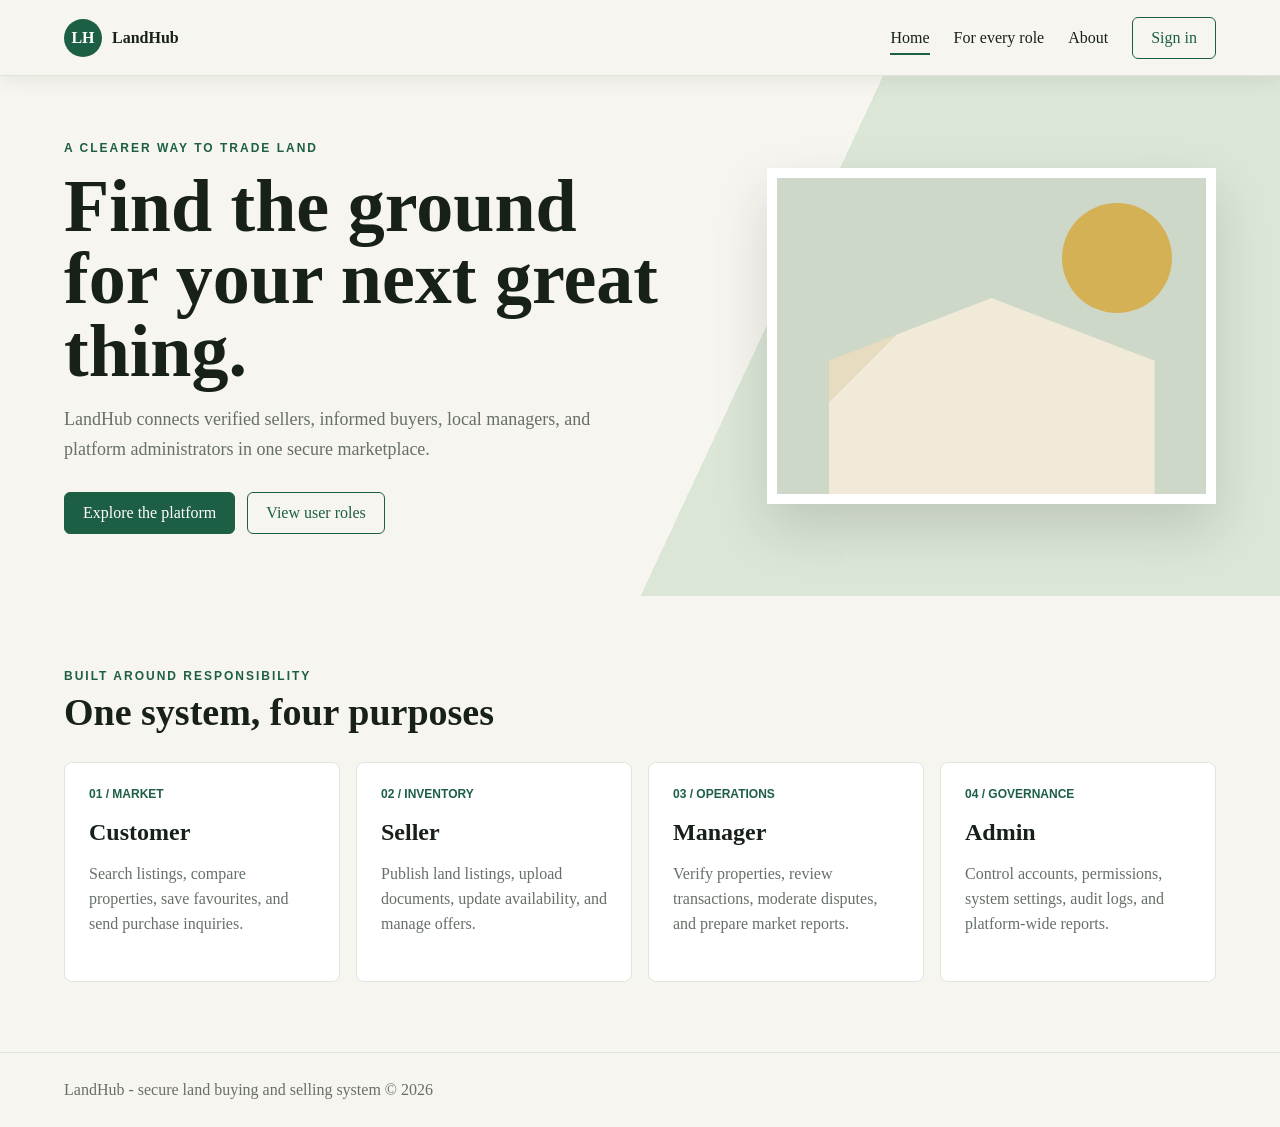
<file: commonui/index.html>
<!doctype html>
<html lang="en">
<head>
  <meta charset="UTF-8"><meta name="viewport" content="width=device-width, initial-scale=1">
  <title>LandHub | Land Marketplace</title>
  <link rel="stylesheet" href="css/style.css">
</head>
<body>
  <header class="site-header">
    <a class="brand" href="index.html"><span class="brand-mark">LH</span><span>LandHub</span></a>
    <nav class="nav"><a class="active" href="index.html">Home</a><a href="#roles">For every role</a><a href="#about">About</a><a class="btn secondary" href="login.html">Sign in</a></nav>
  </header>
  <main>
    <section class="hero">
      <div class="hero-copy">
        <span class="eyebrow">A clearer way to trade land</span>
        <h1>Find the ground for your next great thing.</h1>
        <p>LandHub connects verified sellers, informed buyers, local managers, and platform administrators in one secure marketplace.</p>
        <div class="hero-actions"><a class="btn" href="login.html">Explore the platform</a><a class="btn secondary" href="#roles">View user roles</a></div>
      </div>
      <div class="property-preview" aria-label="Stylized land property"></div>
    </section>
    <section class="section" id="roles">
      <div class="section-title"><div><span class="eyebrow">Built around responsibility</span><h2>One system, four purposes</h2></div></div>
      <div class="role-grid">
        <article class="role-card"><span>01 / MARKET</span><h3>Customer</h3><p>Search listings, compare properties, save favourites, and send purchase inquiries.</p></article>
        <article class="role-card"><span>02 / INVENTORY</span><h3>Seller</h3><p>Publish land listings, upload documents, update availability, and manage offers.</p></article>
        <article class="role-card"><span>03 / OPERATIONS</span><h3>Manager</h3><p>Verify properties, review transactions, moderate disputes, and prepare market reports.</p></article>
        <article class="role-card"><span>04 / GOVERNANCE</span><h3>Admin</h3><p>Control accounts, permissions, system settings, audit logs, and platform-wide reports.</p></article>
      </div>
    </section>
  </main>
  <footer id="about">LandHub - secure land buying and selling system &copy; 2026</footer>
</body>
</html>
</file>
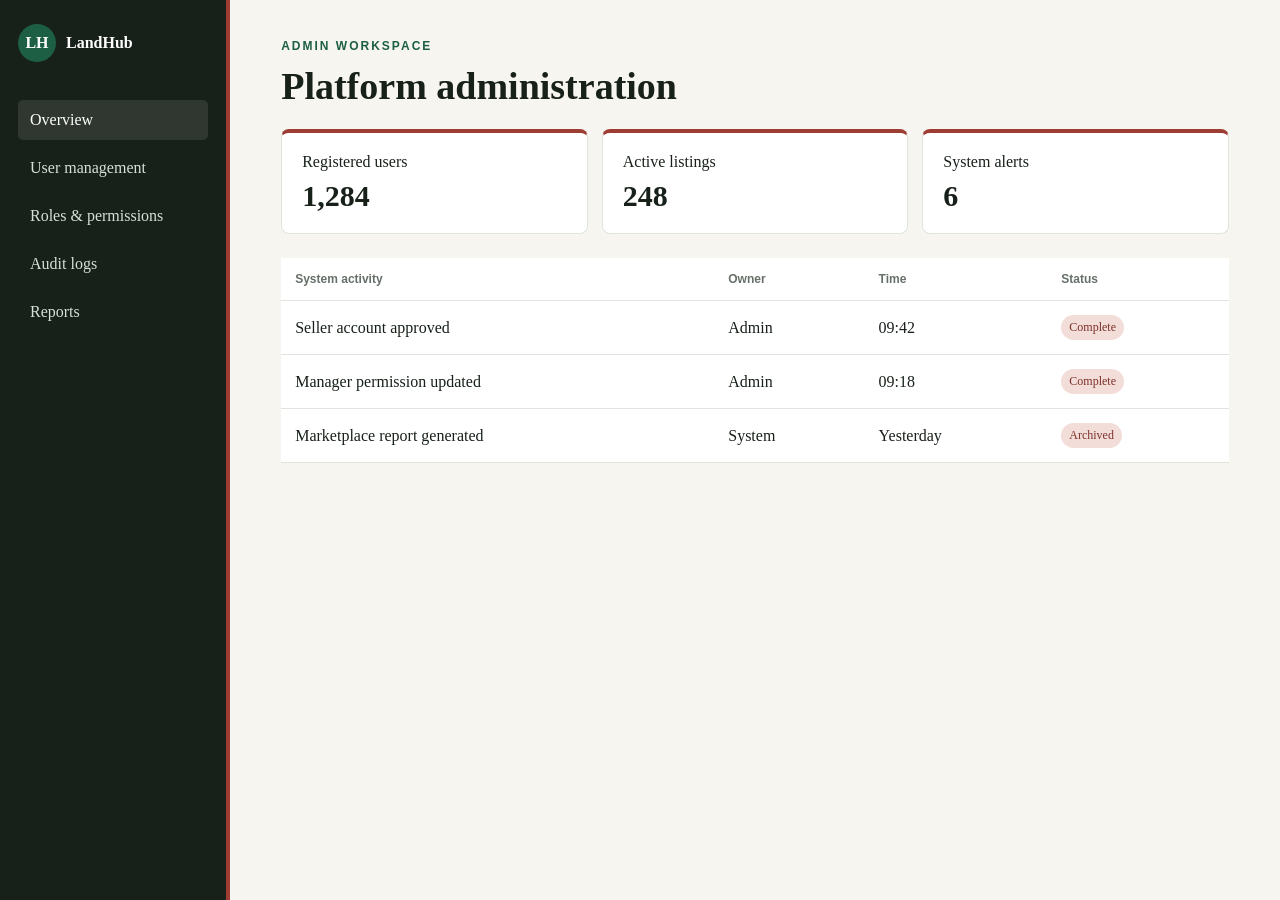
<file: admin/profile.html>
<!doctype html><html lang="en"><head><meta charset="UTF-8"><meta name="viewport" content="width=device-width"><title>Admin Workspace | LandHub</title><link rel="stylesheet" href="../commonui/css/style.css"><link rel="stylesheet" href="css/admin.css"></head><body class="admin-page"><div class="dashboard"><aside class="sidebar"><a class="brand" href="../commonui/index.html"><span class="brand-mark">LH</span><span>LandHub</span></a><nav class="sidebar-nav"><a class="active" href="profile.html">Overview</a><a href="#">User management</a><a href="#">Roles & permissions</a><a href="#">Audit logs</a><a href="#">Reports</a></nav></aside><main class="dashboard-main"><span class="eyebrow">Admin workspace</span><h1>Platform administration</h1><div class="stats"><div class="stat">Registered users<strong>1,284</strong></div><div class="stat">Active listings<strong>248</strong></div><div class="stat">System alerts<strong>6</strong></div></div><table class="data-table"><thead><tr><th>System activity</th><th>Owner</th><th>Time</th><th>Status</th></tr></thead><tbody><tr><td>Seller account approved</td><td>Admin</td><td>09:42</td><td><span class="status">Complete</span></td></tr><tr><td>Manager permission updated</td><td>Admin</td><td>09:18</td><td><span class="status">Complete</span></td></tr><tr><td>Marketplace report generated</td><td>System</td><td>Yesterday</td><td><span class="status">Archived</span></td></tr></tbody></table></main></div></body></html>
</file>
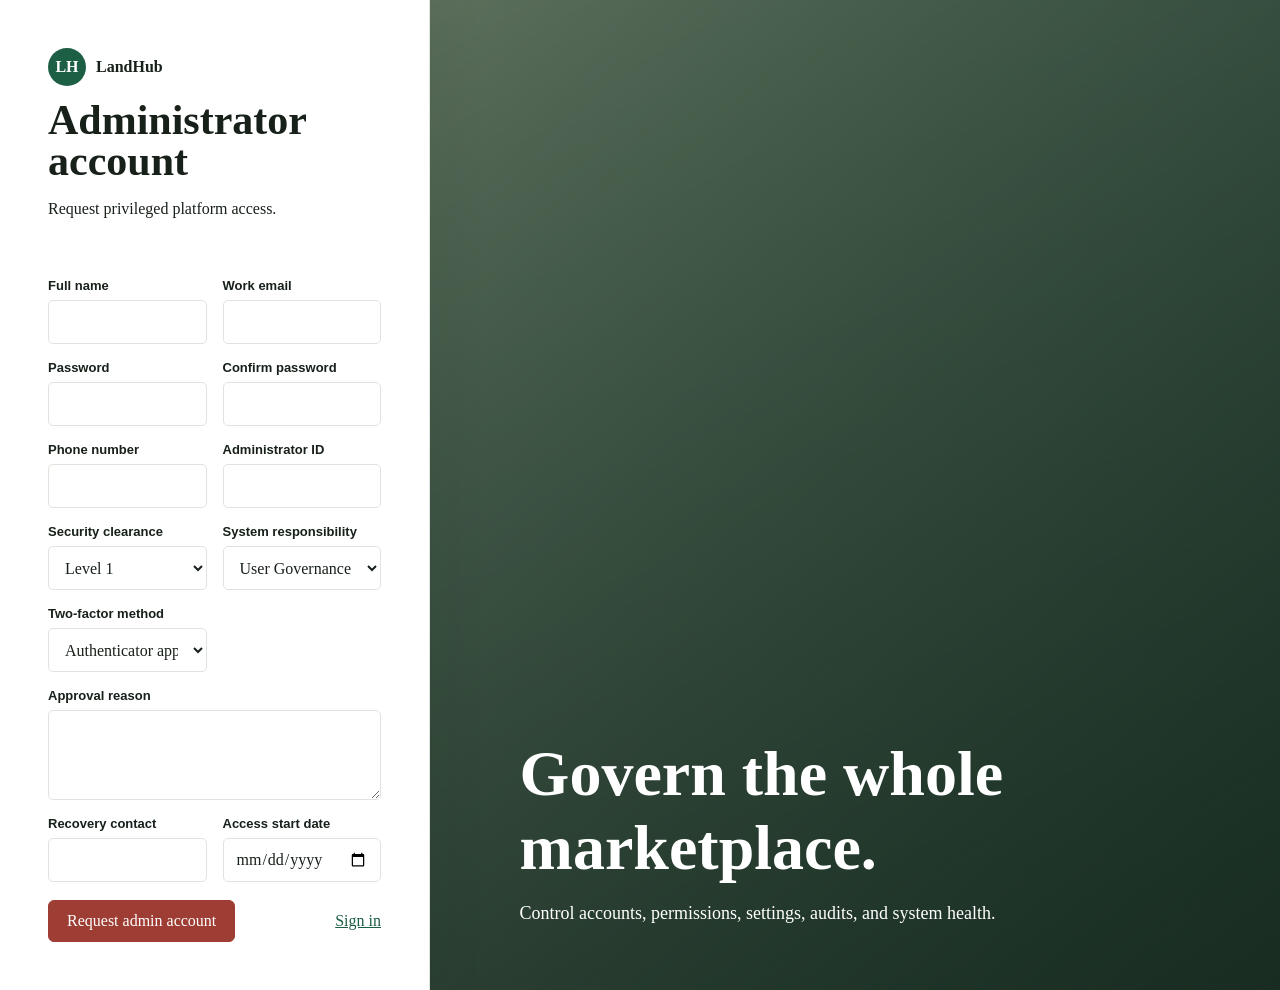
<file: admin/register.html>
<!doctype html><html lang="en"><head><meta charset="UTF-8"><meta name="viewport" content="width=device-width"><title>Admin Registration | LandHub</title><link rel="stylesheet" href="../commonui/css/style.css"><link rel="stylesheet" href="css/admin.css"><script defer src="js/register.js"></script></head><body class="admin-page"><main class="auth-shell"><section class="auth-panel"><a class="brand" href="../commonui/index.html"><span class="brand-mark">LH</span><span>LandHub</span></a><h1>Administrator account</h1><p>Request privileged platform access.</p><form id="adminRegisterForm" action="profile.html"><div id="adminMessage" role="alert"></div><div class="form-grid"><div class="field"><label>Full name</label><input id="adminName" required></div><div class="field"><label>Work email</label><input id="adminEmail" type="email" required></div><div class="field"><label>Password</label><input id="adminPassword" type="password" minlength="10" required></div><div class="field"><label>Confirm password</label><input id="adminConfirmPassword" type="password" required></div><div class="field"><label>Phone number</label><input id="adminPhone" type="tel" required></div><div class="field"><label>Administrator ID</label><input id="adminId" required></div><div class="field"><label>Security clearance</label><select><option>Level 1</option><option>Level 2</option><option>Level 3</option></select></div><div class="field"><label>System responsibility</label><select><option>User Governance</option><option>Compliance</option><option>Full Administration</option></select></div><div class="field"><label>Two-factor method</label><select><option>Authenticator app</option><option>SMS</option><option>Email code</option></select></div><div class="field full"><label>Approval reason</label><textarea id="approvalReason" required></textarea></div><div class="field"><label>Recovery contact</label><input type="email"></div><div class="field"><label>Access start date</label><input id="adminStartDate" type="date"></div></div><div class="form-footer"><button class="btn" type="submit">Request admin account</button><a href="../commonui/login.html">Sign in</a></div></form></section><aside class="auth-aside"><div><h2>Govern the whole marketplace.</h2><p>Control accounts, permissions, settings, audits, and system health.</p></div></aside></main></body></html>
</file>
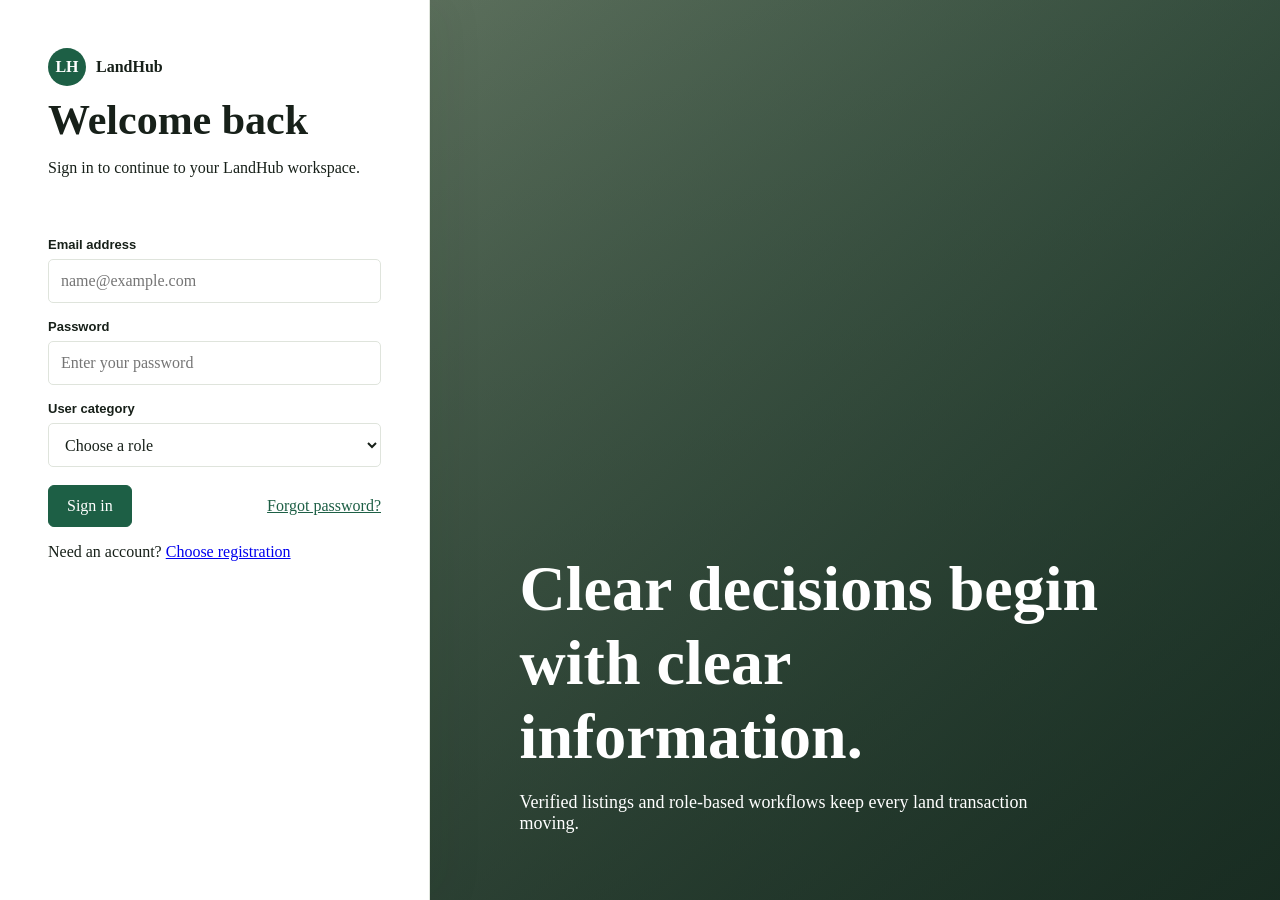
<file: commonui/login.html>
<!doctype html>
<html lang="en">
<head>
  <meta charset="UTF-8"><meta name="viewport" content="width=device-width, initial-scale=1">
  <title>Sign in | LandHub</title>
  <link rel="stylesheet" href="css/style.css">
  <script defer src="js/login.js"></script>
</head>
<body>
  <main class="auth-shell">
    <section class="auth-panel">
      <a class="brand" href="index.html"><span class="brand-mark">LH</span><span>LandHub</span></a>
      <h1>Welcome back</h1>
      <p>Sign in to continue to your LandHub workspace.</p>
      <form id="loginForm">
        <div id="loginMessage" role="alert"></div>
        <div class="form-grid">
          <div class="field full"><label for="email">Email address</label><input id="email" type="email" placeholder="name@example.com" required></div>
          <div class="field full"><label for="password">Password</label><input id="password" type="password" placeholder="Enter your password" required minlength="6"></div>
          <div class="field full"><label for="role">User category</label><select id="role" required><option value="">Choose a role</option><option value="customer">Customer</option><option value="seller">Seller</option><option value="manager">Manager</option><option value="admin">Admin</option></select></div>
        </div>
        <div class="form-footer"><button class="btn" type="submit">Sign in</button><a href="#">Forgot password?</a></div>
      </form>
      <p>Need an account? <a href="register.html">Choose registration</a></p>
    </section>
    <aside class="auth-aside"><div><h2>Clear decisions begin with clear information.</h2><p>Verified listings and role-based workflows keep every land transaction moving.</p></div></aside>
  </main>
</body>
</html>
</file>
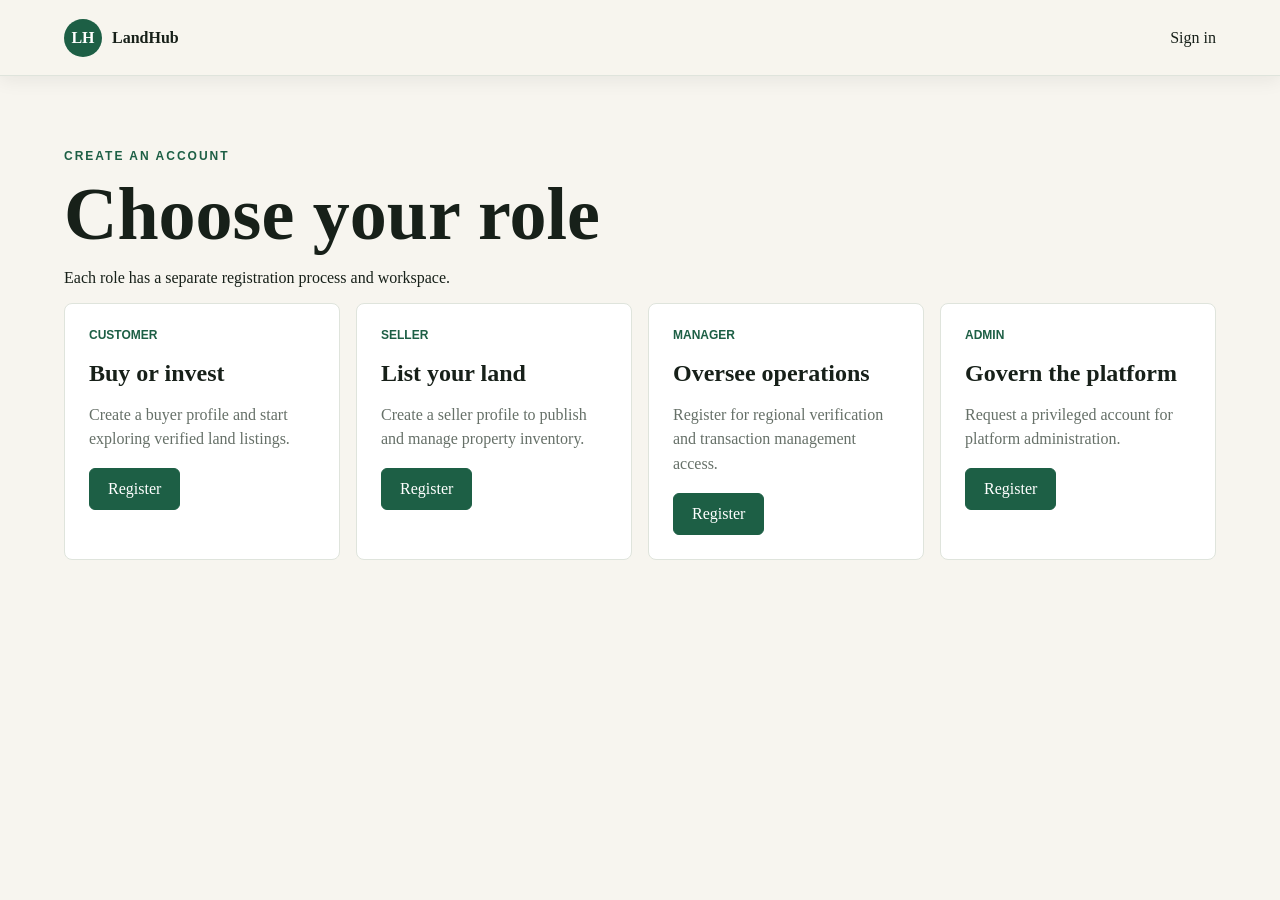
<file: commonui/register.html>
<!doctype html>
<html lang="en">
<head>
  <meta charset="UTF-8"><meta name="viewport" content="width=device-width, initial-scale=1">
  <title>Choose Registration | LandHub</title>
  <link rel="stylesheet" href="css/style.css">
</head>
<body>
  <header class="site-header"><a class="brand" href="index.html"><span class="brand-mark">LH</span><span>LandHub</span></a><nav class="nav"><a href="login.html">Sign in</a></nav></header>
  <main class="section"><span class="eyebrow">Create an account</span><h1>Choose your role</h1><p>Each role has a separate registration process and workspace.</p>
    <div class="role-grid">
      <article class="role-card"><span>CUSTOMER</span><h3>Buy or invest</h3><p>Create a buyer profile and start exploring verified land listings.</p><a class="btn" href="../customer/register.html">Register</a></article>
      <article class="role-card"><span>SELLER</span><h3>List your land</h3><p>Create a seller profile to publish and manage property inventory.</p><a class="btn" href="../seller/register.html">Register</a></article>
      <article class="role-card"><span>MANAGER</span><h3>Oversee operations</h3><p>Register for regional verification and transaction management access.</p><a class="btn" href="../manager/register.html">Register</a></article>
      <article class="role-card"><span>ADMIN</span><h3>Govern the platform</h3><p>Request a privileged account for platform administration.</p><a class="btn" href="../admin/register.html">Register</a></article>
    </div>
  </main>
</body>
</html>
</file>
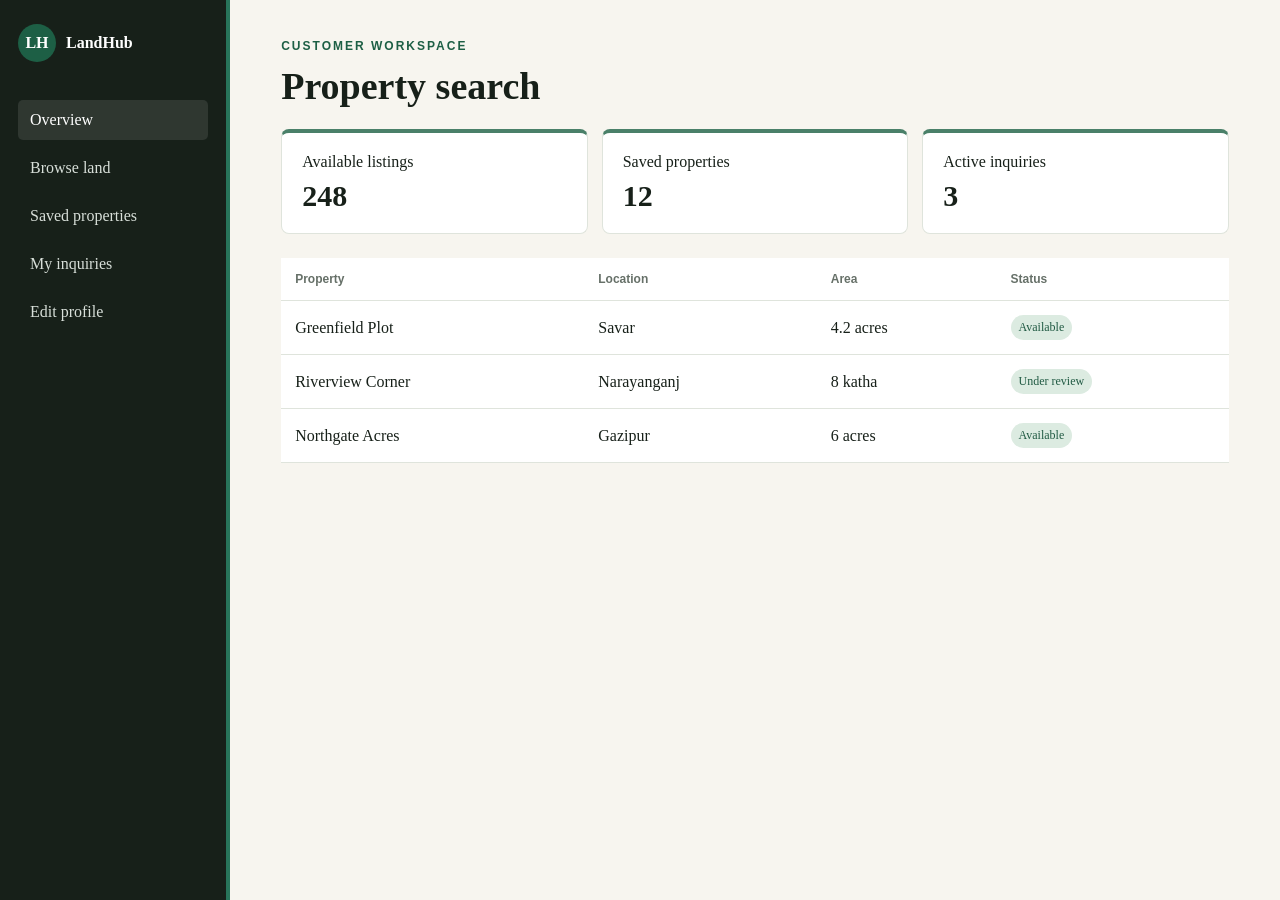
<file: customer/profile.html>
<!doctype html><html lang="en"><head><meta charset="UTF-8"><meta name="viewport" content="width=device-width"><title>Customer Workspace | LandHub</title><link rel="stylesheet" href="../commonui/css/style.css"><link rel="stylesheet" href="css/customer.css"></head><body class="customer-page"><div class="dashboard"><aside class="sidebar"><a class="brand" href="../commonui/index.html"><span class="brand-mark">LH</span><span>LandHub</span></a><nav class="sidebar-nav"><a class="active" href="profile.html">Overview</a><a href="#listings">Browse land</a><a href="#">Saved properties</a><a href="#">My inquiries</a><a href="register.html">Edit profile</a></nav></aside><main class="dashboard-main"><span class="eyebrow">Customer workspace</span><h1>Property search</h1><div class="stats"><div class="stat">Available listings<strong>248</strong></div><div class="stat">Saved properties<strong>12</strong></div><div class="stat">Active inquiries<strong>3</strong></div></div><table class="data-table" id="listings"><thead><tr><th>Property</th><th>Location</th><th>Area</th><th>Status</th></tr></thead><tbody><tr><td>Greenfield Plot</td><td>Savar</td><td>4.2 acres</td><td><span class="status">Available</span></td></tr><tr><td>Riverview Corner</td><td>Narayanganj</td><td>8 katha</td><td><span class="status">Under review</span></td></tr><tr><td>Northgate Acres</td><td>Gazipur</td><td>6 acres</td><td><span class="status">Available</span></td></tr></tbody></table></main></div></body></html>
</file>
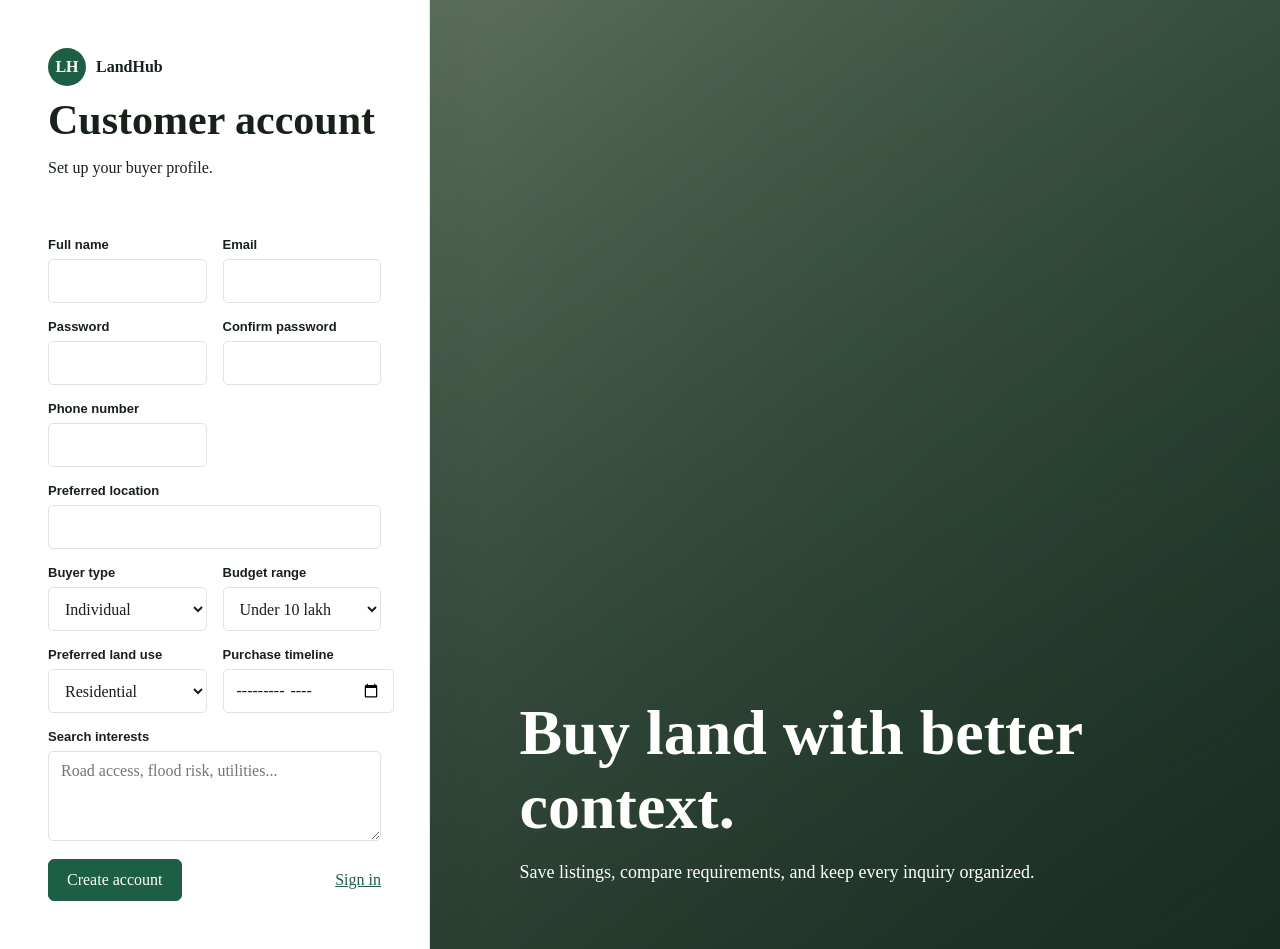
<file: customer/register.html>
<!doctype html><html lang="en"><head><meta charset="UTF-8"><meta name="viewport" content="width=device-width"><title>Customer Registration | LandHub</title><link rel="stylesheet" href="../commonui/css/style.css"><link rel="stylesheet" href="css/customer.css"><script defer src="js/register.js"></script></head><body class="customer-page"><main class="auth-shell"><section class="auth-panel"><a class="brand" href="../commonui/index.html"><span class="brand-mark">LH</span><span>LandHub</span></a><h1>Customer account</h1><p>Set up your buyer profile.</p><form id="customerRegisterForm" action="profile.html"><div id="customerMessage" role="alert"></div><div class="form-grid"><div class="field"><label for="customerName">Full name</label><input id="customerName" required></div><div class="field"><label for="customerEmail">Email</label><input id="customerEmail" type="email" required></div><div class="field"><label for="customerPassword">Password</label><input id="customerPassword" type="password" minlength="6" required></div><div class="field"><label for="customerConfirmPassword">Confirm password</label><input id="customerConfirmPassword" type="password" required></div><div class="field"><label for="customerPhone">Phone number</label><input id="customerPhone" type="tel" required></div><div class="field full"><label>Preferred location</label><input required></div><div class="field"><label>Buyer type</label><select><option>Individual</option><option>Business</option><option>Investor</option></select></div><div class="field"><label>Budget range</label><select><option>Under 10 lakh</option><option>10-50 lakh</option><option>50 lakh+</option></select></div><div class="field"><label>Preferred land use</label><select><option>Residential</option><option>Agricultural</option><option>Commercial</option></select></div><div class="field"><label>Purchase timeline</label><input type="month"></div><div class="field full"><label>Search interests</label><textarea placeholder="Road access, flood risk, utilities..."></textarea></div></div><div class="form-footer"><button class="btn" type="submit">Create account</button><a href="../commonui/login.html">Sign in</a></div></form></section><aside class="auth-aside"><div><h2>Buy land with better context.</h2><p>Save listings, compare requirements, and keep every inquiry organized.</p></div></aside></main></body></html>
</file>
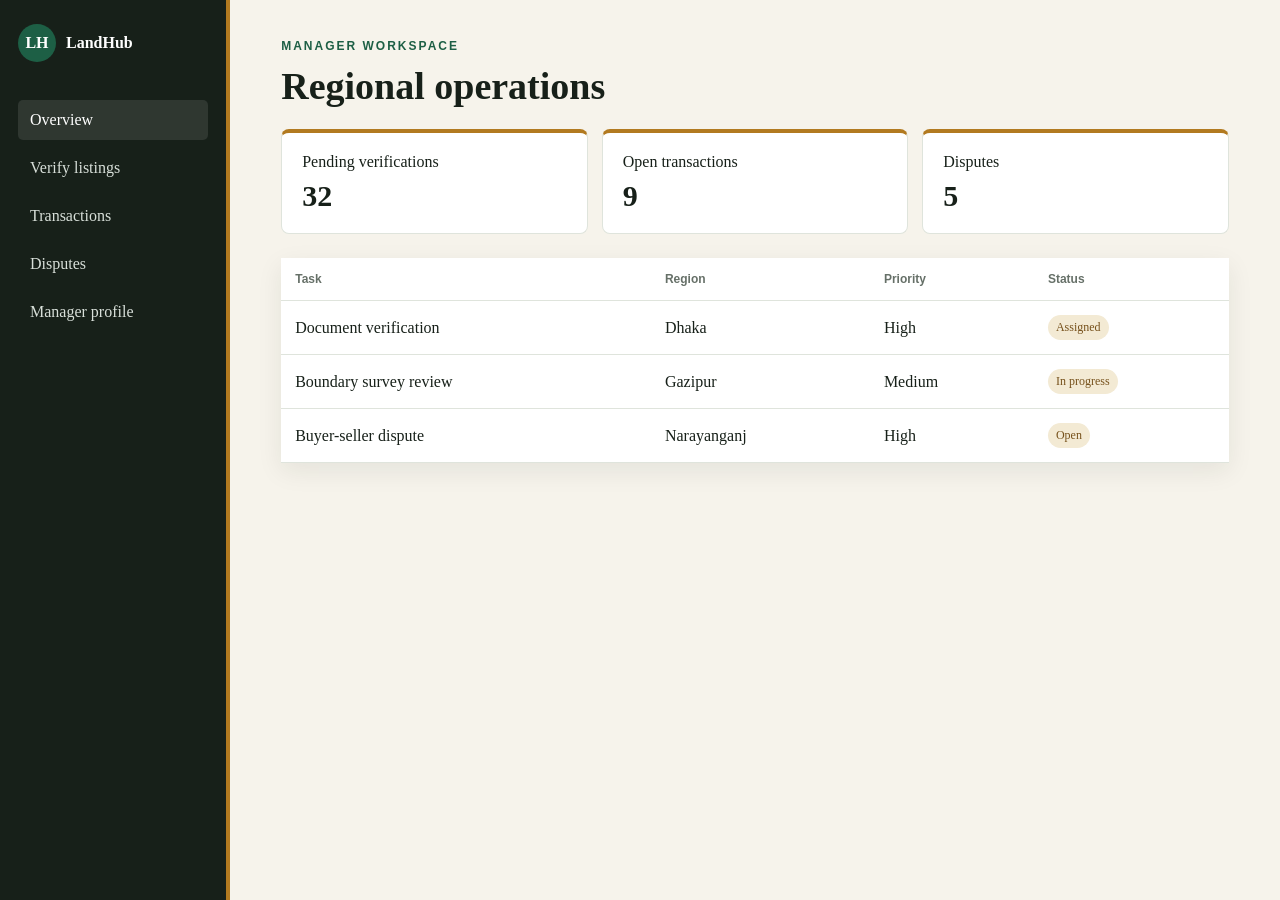
<file: manager/profile.html>
<!doctype html><html lang="en"><head><meta charset="UTF-8"><meta name="viewport" content="width=device-width"><title>Manager Workspace | LandHub</title><link rel="stylesheet" href="../commonui/css/style.css"><link rel="stylesheet" href="css/manager.css"></head><body class="manager-page"><div class="dashboard"><aside class="sidebar"><a class="brand" href="../commonui/index.html"><span class="brand-mark">LH</span><span>LandHub</span></a><nav class="sidebar-nav"><a class="active" href="profile.html">Overview</a><a href="#">Verify listings</a><a href="#">Transactions</a><a href="#">Disputes</a><a href="register.html">Manager profile</a></nav></aside><main class="dashboard-main"><span class="eyebrow">Manager workspace</span><h1>Regional operations</h1><div class="stats"><div class="stat">Pending verifications<strong>32</strong></div><div class="stat">Open transactions<strong>9</strong></div><div class="stat">Disputes<strong>5</strong></div></div><table class="data-table"><thead><tr><th>Task</th><th>Region</th><th>Priority</th><th>Status</th></tr></thead><tbody><tr><td>Document verification</td><td>Dhaka</td><td>High</td><td><span class="status">Assigned</span></td></tr><tr><td>Boundary survey review</td><td>Gazipur</td><td>Medium</td><td><span class="status">In progress</span></td></tr><tr><td>Buyer-seller dispute</td><td>Narayanganj</td><td>High</td><td><span class="status">Open</span></td></tr></tbody></table></main></div></body></html>
</file>
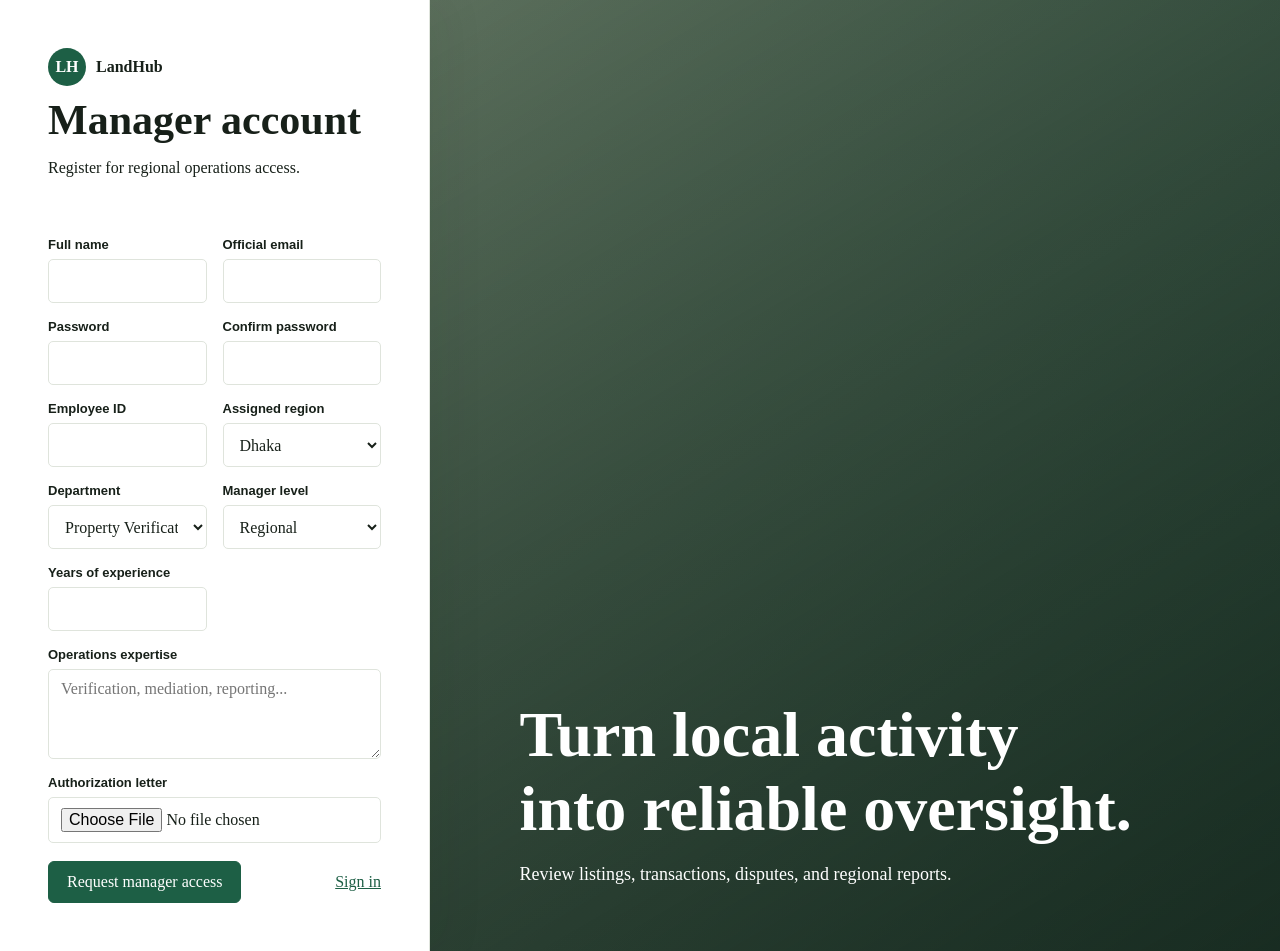
<file: manager/register.html>
<!doctype html><html lang="en"><head><meta charset="UTF-8"><meta name="viewport" content="width=device-width"><title>Manager Registration | LandHub</title><link rel="stylesheet" href="../commonui/css/style.css"><link rel="stylesheet" href="css/manager.css"><script defer src="js/register.js"></script></head><body class="manager-page"><main class="auth-shell"><section class="auth-panel"><a class="brand" href="../commonui/index.html"><span class="brand-mark">LH</span><span>LandHub</span></a><h1>Manager account</h1><p>Register for regional operations access.</p><form id="managerRegisterForm" action="profile.html"><div id="managerMessage" role="alert"></div><div class="form-grid"><div class="field"><label>Full name</label><input id="managerName" required></div><div class="field"><label>Official email</label><input id="managerEmail" type="email" required></div><div class="field"><label>Password</label><input id="managerPassword" type="password" minlength="8" required></div><div class="field"><label>Confirm password</label><input id="managerConfirmPassword" type="password" required></div><div class="field"><label>Employee ID</label><input id="employeeId" required></div><div class="field"><label>Assigned region</label><select><option>Dhaka</option><option>Chattogram</option><option>Rajshahi</option><option>Khulna</option></select></div><div class="field"><label>Department</label><select><option>Property Verification</option><option>Transaction Review</option><option>Dispute Resolution</option></select></div><div class="field"><label>Manager level</label><select><option>Regional</option><option>District</option><option>Senior</option></select></div><div class="field"><label>Years of experience</label><input id="managerExperience" type="number" min="0"></div><div class="field full"><label>Operations expertise</label><textarea id="managerExpertise" placeholder="Verification, mediation, reporting..."></textarea></div><div class="field full"><label>Authorization letter</label><input type="file" accept=".pdf,.jpg,.png"></div></div><div class="form-footer"><button class="btn" type="submit">Request manager access</button><a href="../commonui/login.html">Sign in</a></div></form></section><aside class="auth-aside"><div><h2>Turn local activity into reliable oversight.</h2><p>Review listings, transactions, disputes, and regional reports.</p></div></aside></main></body></html>
</file>
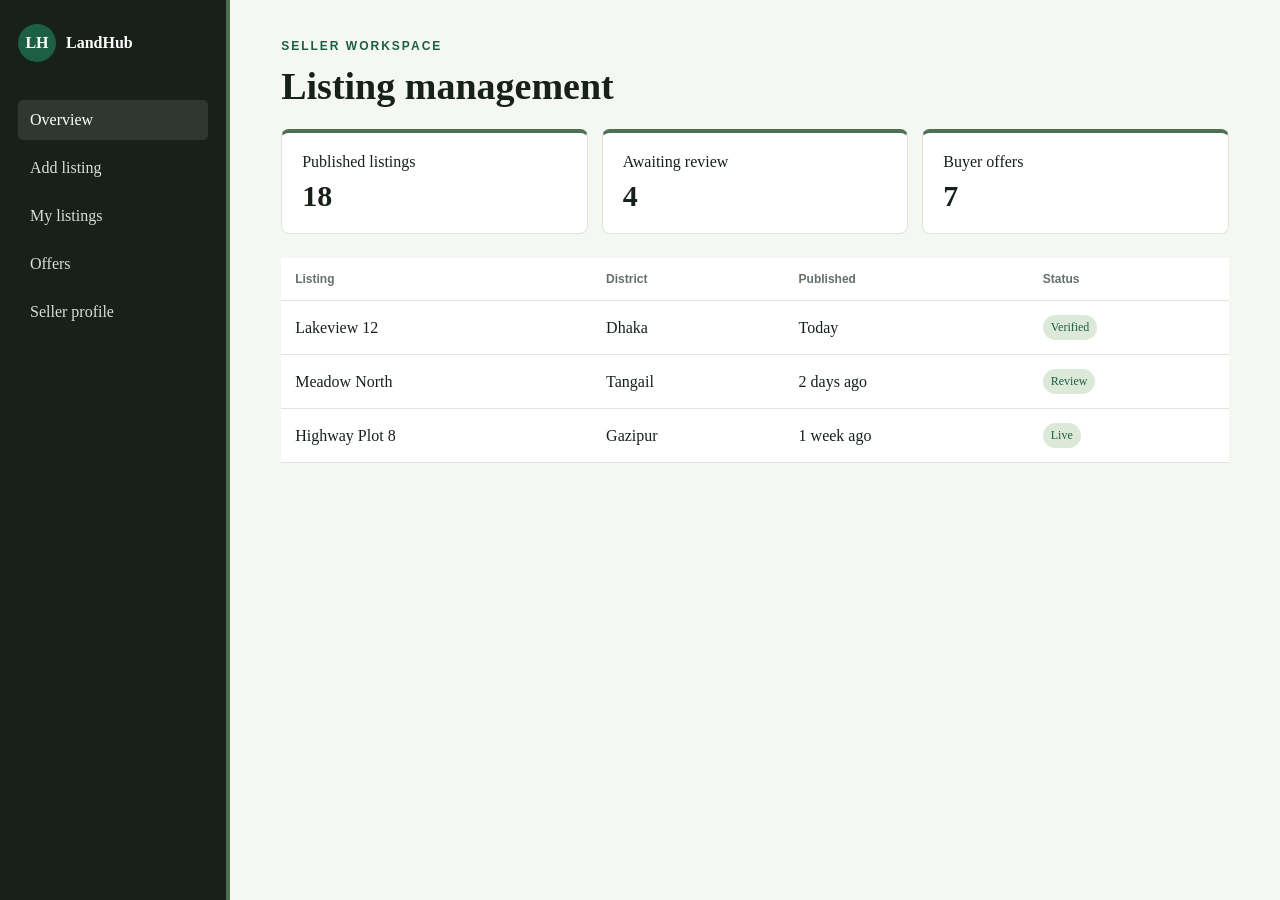
<file: seller/profile.html>
<!doctype html><html lang="en"><head><meta charset="UTF-8"><meta name="viewport" content="width=device-width"><title>Seller Workspace | LandHub</title><link rel="stylesheet" href="../commonui/css/style.css"><link rel="stylesheet" href="css/seller.css"></head><body class="seller-page"><div class="dashboard"><aside class="sidebar"><a class="brand" href="../commonui/index.html"><span class="brand-mark">LH</span><span>LandHub</span></a><nav class="sidebar-nav"><a class="active" href="profile.html">Overview</a><a href="#">Add listing</a><a href="#">My listings</a><a href="#">Offers</a><a href="register.html">Seller profile</a></nav></aside><main class="dashboard-main"><span class="eyebrow">Seller workspace</span><h1>Listing management</h1><div class="stats"><div class="stat">Published listings<strong>18</strong></div><div class="stat">Awaiting review<strong>4</strong></div><div class="stat">Buyer offers<strong>7</strong></div></div><table class="data-table"><thead><tr><th>Listing</th><th>District</th><th>Published</th><th>Status</th></tr></thead><tbody><tr><td>Lakeview 12</td><td>Dhaka</td><td>Today</td><td><span class="status">Verified</span></td></tr><tr><td>Meadow North</td><td>Tangail</td><td>2 days ago</td><td><span class="status">Review</span></td></tr><tr><td>Highway Plot 8</td><td>Gazipur</td><td>1 week ago</td><td><span class="status">Live</span></td></tr></tbody></table></main></div></body></html>
</file>
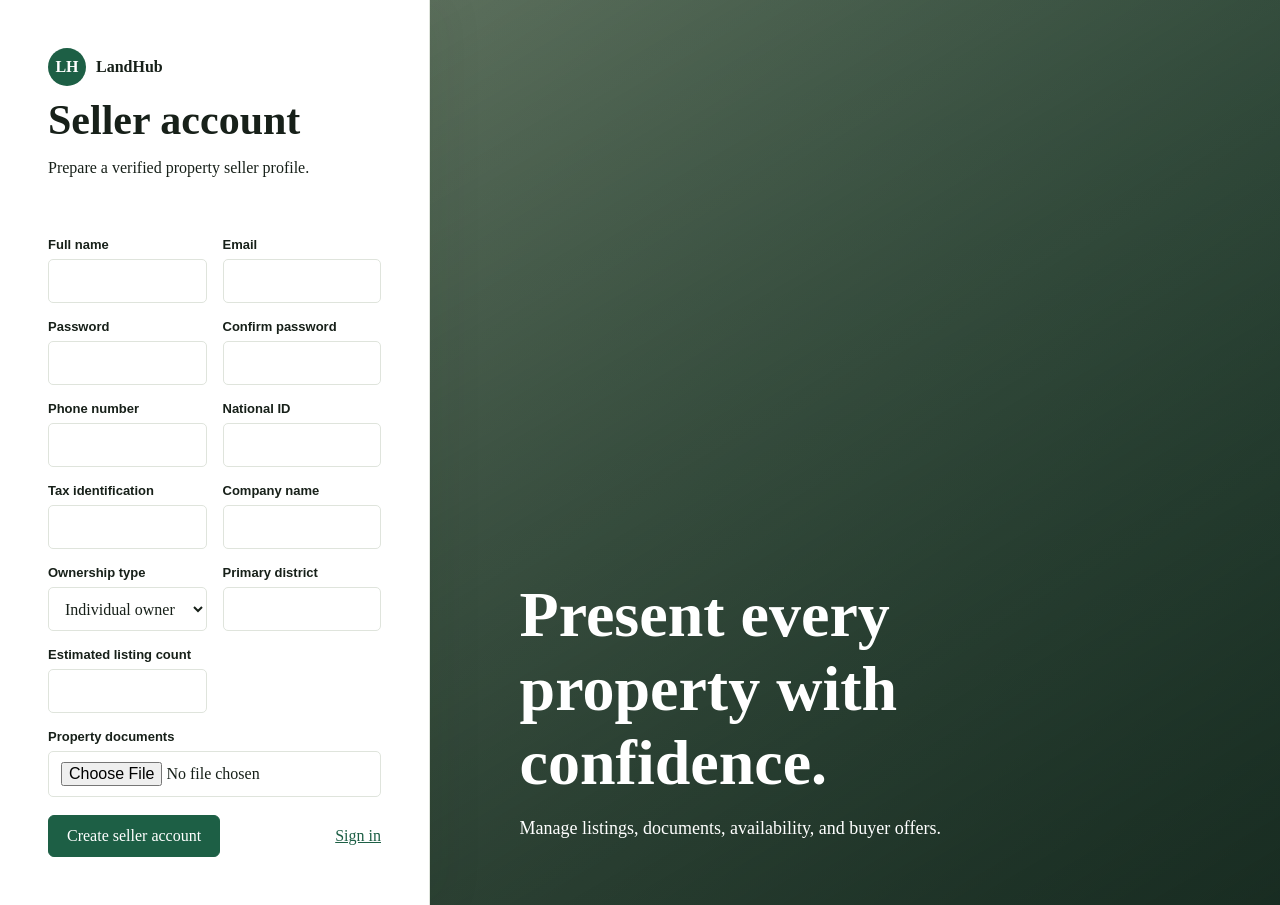
<file: seller/register.html>
<!doctype html><html lang="en"><head><meta charset="UTF-8"><meta name="viewport" content="width=device-width"><title>Seller Registration | LandHub</title><link rel="stylesheet" href="../commonui/css/style.css"><link rel="stylesheet" href="css/seller.css"><script defer src="js/register.js"></script></head><body class="seller-page"><main class="auth-shell"><section class="auth-panel"><a class="brand" href="../commonui/index.html"><span class="brand-mark">LH</span><span>LandHub</span></a><h1>Seller account</h1><p>Prepare a verified property seller profile.</p><form id="sellerRegisterForm" action="profile.html"><div id="sellerMessage" role="alert"></div><div class="form-grid"><div class="field"><label>Full name</label><input id="sellerName" required></div><div class="field"><label>Email</label><input id="sellerEmail" type="email" required></div><div class="field"><label>Password</label><input id="sellerPassword" type="password" minlength="7" required></div><div class="field"><label>Confirm password</label><input id="sellerConfirmPassword" type="password" required></div><div class="field"><label>Phone number</label><input id="sellerPhone" type="tel" required></div><div class="field"><label>National ID</label><input id="sellerNationalId" required></div><div class="field"><label>Tax identification</label><input id="sellerTaxId" required></div><div class="field"><label>Company name</label><input></div><div class="field"><label>Ownership type</label><select><option>Individual owner</option><option>Co-owner</option><option>Agency</option></select></div><div class="field"><label>Primary district</label><input required></div><div class="field"><label>Estimated listing count</label><input id="sellerListingCount" type="number" min="1"></div><div class="field full"><label>Property documents</label><input type="file" accept=".pdf,.jpg,.png"></div></div><div class="form-footer"><button class="btn" type="submit">Create seller account</button><a href="../commonui/login.html">Sign in</a></div></form></section><aside class="auth-aside"><div><h2>Present every property with confidence.</h2><p>Manage listings, documents, availability, and buyer offers.</p></div></aside></main></body></html>
</file>
<file: commonui/css/style.css>
:root {
  --ink: #172019;
  --muted: #667068;
  --paper: #f7f5ef;
  --surface: #ffffff;
  --line: #dfe4dc;
  --green: #1d5f45;
  --green-light: #dcebe1;
  --gold: #d7a52f;
  --red: #a04b3f;
}
* { box-sizing: border-box; }
html { scroll-behavior: smooth; }
body { margin: 0; min-height: 100vh; font-family: Georgia, "Times New Roman", serif; color: var(--ink); background: var(--paper); }
button, input, select, textarea { font: inherit; }
.site-header { height: 76px; display: flex; align-items: center; justify-content: space-between; padding: 0 5vw; background: rgba(247,245,239,.96); border-bottom: 1px solid var(--line); }
.brand { display: flex; align-items: center; gap: 10px; color: var(--ink); text-decoration: none; font-weight: 700; }
.brand-mark { width: 38px; height: 38px; display: grid; place-items: center; border-radius: 50%; background: var(--green); color: white; }
.nav { display: flex; align-items: center; gap: 24px; }
.nav a { color: var(--ink); text-decoration: none; }
.nav a:hover { color: var(--green); }
.btn { display: inline-flex; align-items: center; justify-content: center; min-height: 42px; padding: 10px 18px; border: 1px solid var(--green); border-radius: 6px; background: var(--green); color: white; text-decoration: none; cursor: pointer; }
.btn.secondary { background: transparent; color: var(--green); }
.hero { min-height: 520px; display: grid; grid-template-columns: 1.05fr .95fr; align-items: center; padding: 52px 5vw; background: linear-gradient(115deg, #f7f5ef 58%, #dce6d7 58%); }
.hero-copy { max-width: 620px; }
.eyebrow { color: var(--green); text-transform: uppercase; font-family: Arial, sans-serif; font-size: 12px; font-weight: 700; letter-spacing: 2px; }
h1 { max-width: 600px; margin: 14px 0 18px; font-size: clamp(44px, 6vw, 74px); line-height: .98; }
.hero-copy p { max-width: 560px; color: var(--muted); font-size: 18px; line-height: 1.65; }
.hero-actions { display: flex; gap: 12px; margin-top: 28px; }
.property-preview { width: 82%; max-width: 540px; justify-self: end; border: 10px solid white; box-shadow: 0 24px 50px rgba(23,32,25,.15); background: #cdd8c8; aspect-ratio: 4/3; position: relative; overflow: hidden; }
.property-preview:before { content: ""; position: absolute; left: 12%; bottom: 0; width: 76%; height: 62%; background: linear-gradient(135deg, #e8dcc0 0 20%, #f2ead8 20% 100%); clip-path: polygon(50% 0,100% 32%,100% 100%,0 100%,0 32%); }
.property-preview:after { content: ""; position: absolute; right: 8%; top: 8%; width: 110px; height: 110px; border-radius: 50%; background: var(--gold); opacity: .75; }
.section { padding: 70px 5vw; }
.section-title { display: flex; align-items: end; justify-content: space-between; margin-bottom: 28px; }
.section-title h2 { margin: 6px 0 0; font-size: 38px; }
.role-grid { display: grid; grid-template-columns: repeat(4, 1fr); gap: 16px; }
.role-card { min-height: 220px; padding: 24px; border: 1px solid var(--line); border-radius: 8px; background: var(--surface); }
.role-card span { display: block; color: var(--green); font-family: Arial, sans-serif; font-size: 12px; font-weight: 700; }
.role-card h3 { margin: 18px 0 8px; font-size: 24px; }
.role-card p { color: var(--muted); line-height: 1.55; }
.auth-shell { min-height: 100vh; display: grid; grid-template-columns: minmax(300px, 430px) 1fr; }
.auth-panel { padding: 48px; background: var(--surface); border-right: 1px solid var(--line); }
.auth-aside { display: grid; place-items: end start; padding: 48px 7vw; color: white; background: linear-gradient(150deg, rgba(23,32,25,.2), rgba(23,32,25,.72)), linear-gradient(135deg, #6d836d, #1d4c38); }
.auth-aside h2 { max-width: 620px; margin: 0 0 12px; font-size: clamp(38px, 5vw, 64px); }
.auth-aside p { max-width: 520px; font-size: 18px; }
.auth-panel h1 { font-size: 42px; }
.form-grid { display: grid; grid-template-columns: repeat(2, minmax(0,1fr)); gap: 16px; }
.field { display: grid; gap: 7px; }
.field.full { grid-column: 1/-1; }
.field label { font-family: Arial, sans-serif; font-size: 13px; font-weight: 700; }
.field input, .field select, .field textarea { width: 100%; min-height: 44px; padding: 10px 12px; border: 1px solid var(--line); border-radius: 5px; background: white; color: var(--ink); }
.field textarea { min-height: 90px; resize: vertical; }
.auth-panel form { margin-top: 24px; }
.form-footer { display: flex; justify-content: space-between; align-items: center; margin-top: 18px; }
.form-footer a { color: var(--green); }
.dashboard { min-height: 100vh; display: grid; grid-template-columns: 230px 1fr; }
.sidebar { padding: 24px 18px; background: #172019; color: white; }
.sidebar .brand { color: white; margin-bottom: 38px; }
.sidebar-nav { display: grid; gap: 8px; }
.sidebar-nav a { padding: 11px 12px; border-radius: 5px; color: #d8dfd9; text-decoration: none; }
.sidebar-nav a.active, .sidebar-nav a:hover { background: rgba(255,255,255,.1); color: white; }
.dashboard-main { padding: 36px 4vw; }
.dashboard-main h1 { font-size: 38px; }
.stats { display: grid; grid-template-columns: repeat(3,1fr); gap: 14px; margin: 24px 0; }
.stat { padding: 20px; border: 1px solid var(--line); border-radius: 8px; background: white; }
.stat strong { display: block; margin-top: 8px; font-size: 30px; }
.data-table { width: 100%; border-collapse: collapse; background: white; }
.data-table th, .data-table td { padding: 14px; border-bottom: 1px solid var(--line); text-align: left; }
.data-table th { color: var(--muted); font-family: Arial, sans-serif; font-size: 12px; }
.status { display: inline-block; padding: 5px 8px; border-radius: 20px; background: var(--green-light); color: var(--green); font-size: 12px; }
footer { padding: 28px 5vw; border-top: 1px solid var(--line); color: var(--muted); }
@media (max-width: 900px) { .hero { grid-template-columns: 1fr; } .property-preview { display: none; } .role-grid { grid-template-columns: repeat(2,1fr); } .auth-shell { grid-template-columns: 1fr; } .auth-aside { display: none; } .dashboard { grid-template-columns: 1fr; } .sidebar { position: static; } }
[role="alert"] { min-height: 22px; margin: 4px 0 14px; color: #a04b3f; font-family: Arial, sans-serif; font-size: 13px; font-weight: 700; }
@media (max-width: 600px) { .site-header { height: auto; padding: 16px 20px; } .nav a:not(.btn) { display: none; } .hero { padding: 38px 20px; } h1 { font-size: 44px; } .role-grid, .stats, .form-grid { grid-template-columns: 1fr; } .section { padding: 48px 20px; } .auth-panel { padding: 32px 20px; } .dashboard-main { padding: 28px 20px; } .form-footer { align-items: flex-start; flex-direction: column; gap: 12px; } }

/* Task 2: reusable interaction and positioning rules */
.site-header { position: sticky; top: 0; z-index: 100; box-shadow: 0 4px 18px rgba(23,32,25,.07); }
.nav a { position: relative; transition: color .2s ease, transform .2s ease; }
.nav a.active:after { content: ""; position: absolute; left: 0; right: 0; bottom: -8px; height: 2px; background: var(--green); }
.nav a:hover { transform: translateY(-2px); }
.btn, .role-card, .stat, .field input, .field select, .field textarea { transition: border-color .2s ease, box-shadow .2s ease, transform .2s ease, background .2s ease; }
.btn:hover { box-shadow: 0 8px 18px rgba(29,95,69,.22); transform: translateY(-1px); }
.role-card:hover, .stat:hover { border-color: #bac9bd; box-shadow: 0 12px 28px rgba(23,32,25,.08); transform: translateY(-3px); }
.field input:focus, .field select:focus, .field textarea:focus { outline: none; border-color: var(--green); box-shadow: 0 0 0 3px rgba(29,95,69,.12); }
.sidebar { position: sticky; top: 0; height: 100vh; z-index: 20; }
.data-table { max-width: 100%; overflow-x: auto; }
.auth-panel { position: relative; z-index: 2; box-shadow: 18px 0 40px rgba(23,32,25,.05); }
</file>
<file: admin/css/admin.css>
/* Member 4 - Administration interface */
#adminWorkspace,
.admin-page {
  --role-accent: #9e3d34;
}
.admin-page .sidebar { border-right: 4px solid var(--role-accent); }
.admin-page .stat { border-top: 4px solid var(--role-accent); }
.admin-page .role-access { position: absolute; z-index: 2; }
.admin-page .btn { background: var(--role-accent); border-color: var(--role-accent); }
.admin-page .status { background: #f3ddd9; color: #7c3028; }
</file>
<file: customer/css/customer.css>
/* Member 1 - Customer marketplace interface */
.customer-page {
  --role-accent: #28745a;
}
.customer-page .sidebar { border-right: 4px solid var(--role-accent); }
.customer-page .stat { border-top: 4px solid #4a8069; }
.customer-page .property-row { position: relative; }
.customer-page .data-table tr:hover { background: #edf5ef; }
.customer-page .status { color: #205a43; }
</file>
<file: manager/css/manager.css>
/* Member 3 - Operations and reporting interface */
.manager-page {
  --role-accent: #b27a20;
}
.manager-page .sidebar { border-right: 4px solid var(--role-accent); }
.manager-page .stat { border-top: 4px solid var(--role-accent); }
.manager-page .dashboard-main { background: #f6f3eb; }
.manager-page .data-table { box-shadow: 0 8px 24px rgba(23,32,25,.08); }
.manager-page .status { background: #f3ead4; color: #76511b; }
</file>
<file: seller/css/seller.css>
/* Member 2 - Seller inventory interface */
.seller-page {
  --role-accent: #4d7051;
}
.seller-page .sidebar { border-right: 4px solid var(--role-accent); }
.seller-page .stat { border-top: 4px solid var(--role-accent); }
.seller-page .dashboard-main { background: #f5f7f2; }
.seller-page .data-table tbody tr:hover { background: #eef3e9; }
.seller-page .status { background: #dde9d8; }
</file>
